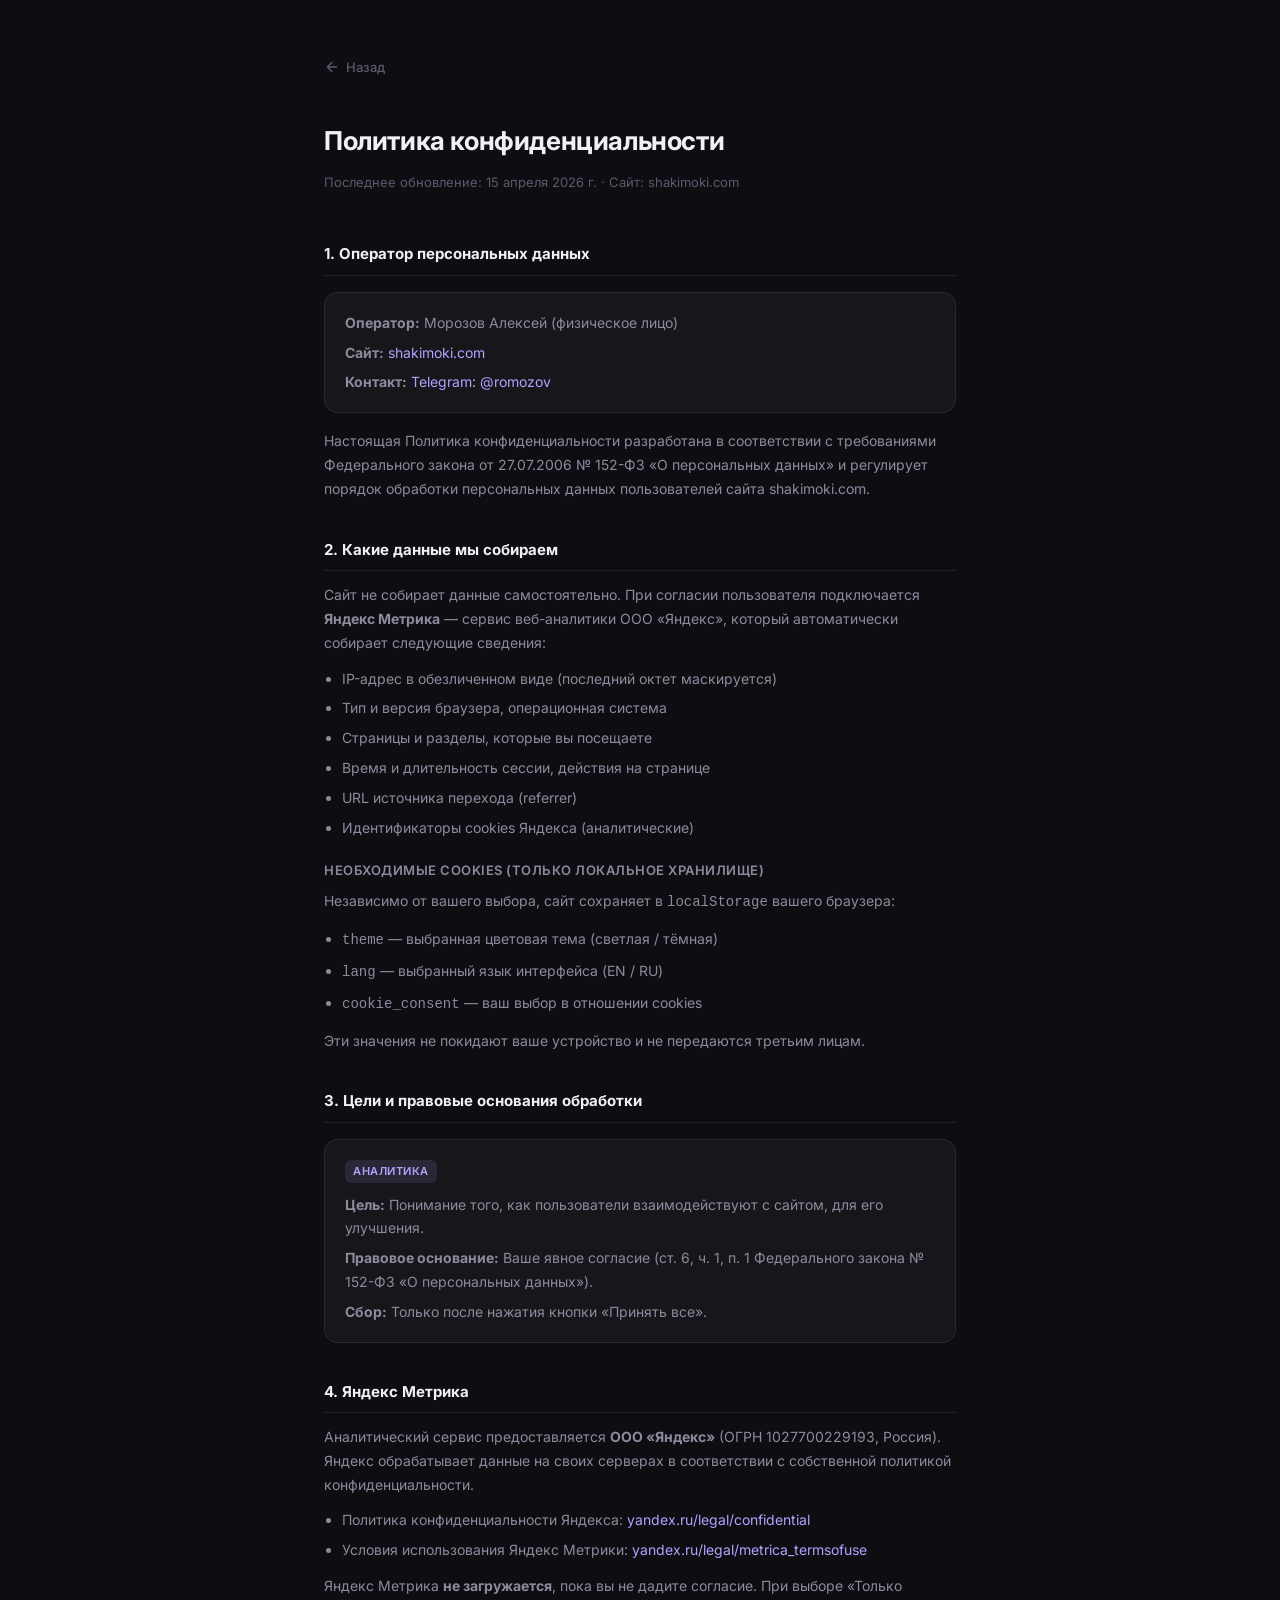
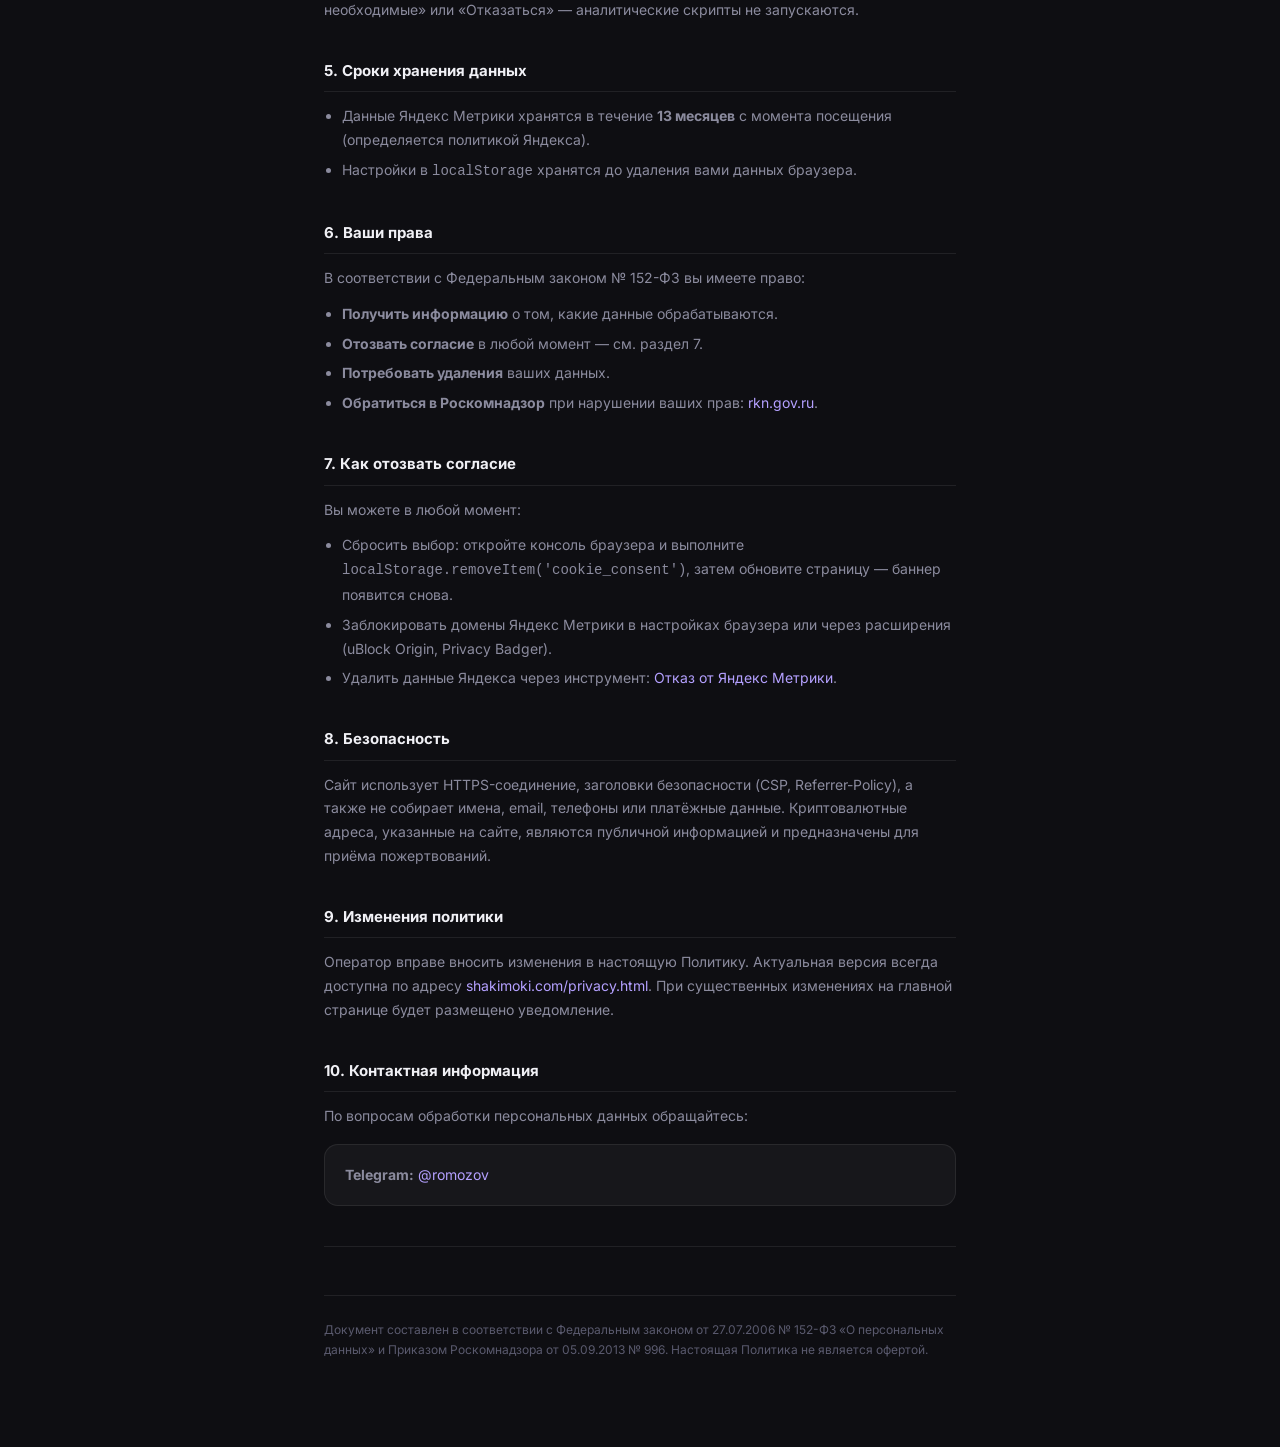
<file: privacy.html>
<!DOCTYPE html>
<html lang="ru" data-theme="dark">
<head>
    <meta charset="UTF-8">
    <meta name="viewport" content="width=device-width, initial-scale=1.0">
    <meta name="robots" content="noindex">
    <title>Политика конфиденциальности — Alexei Morozov</title>
    <link rel="icon" type="image/svg+xml" href="data:image/svg+xml,<svg xmlns='http://www.w3.org/2000/svg' viewBox='0 0 32 32'><rect width='32' height='32' rx='8' fill='%230e0e12'/><text x='16' y='22' text-anchor='middle' font-family='Inter,system-ui,sans-serif' font-size='14' font-weight='700' fill='%23b4a0ff'>AM</text></svg>">
    <link rel="preconnect" href="https://fonts.googleapis.com">
    <link href="https://fonts.googleapis.com/css2?family=Inter:wght@400;500;600;700&display=swap" rel="stylesheet">
    <style>
        :root {
            --bg: #0e0e12;
            --bg-secondary: #16161c;
            --bg-card: rgba(255,255,255,0.04);
            --border: rgba(255,255,255,0.08);
            --border-hover: rgba(255,255,255,0.14);
            --text-primary: #f0f0f5;
            --text-secondary: #8b8b9e;
            --text-muted: #5a5a6e;
            --accent: #b4a0ff;
        }
        [data-theme="light"] {
            --bg: #f5f5f7;
            --bg-secondary: #e7eaf2;
            --bg-card: rgba(252,253,255,0.86);
            --border: rgba(15,23,42,0.1);
            --border-hover: rgba(15,23,42,0.18);
            --text-primary: #1a1a2e;
            --text-secondary: #565a72;
            --text-muted: #757b94;
            --accent: #7c5cfc;
        }
        * { margin: 0; padding: 0; box-sizing: border-box; }
        body {
            font-family: 'Inter', -apple-system, BlinkMacSystemFont, sans-serif;
            background: var(--bg);
            color: var(--text-primary);
            min-height: 100vh;
            line-height: 1.7;
        }
        .page {
            max-width: 680px;
            margin: 0 auto;
            padding: 56px 24px 80px;
        }
        .back-link {
            display: inline-flex;
            align-items: center;
            gap: 6px;
            color: var(--text-muted);
            text-decoration: none;
            font-size: 13px;
            font-weight: 500;
            margin-bottom: 40px;
            transition: color .2s;
        }
        .back-link:hover { color: var(--accent); }
        .back-link svg { width: 16px; height: 16px; }

        h1 {
            font-size: 26px;
            font-weight: 700;
            color: var(--text-primary);
            margin-bottom: 8px;
            letter-spacing: -.4px;
        }
        .meta {
            font-size: 13px;
            color: var(--text-muted);
            margin-bottom: 48px;
        }
        h2 {
            font-size: 15px;
            font-weight: 700;
            color: var(--text-primary);
            margin: 36px 0 12px;
            padding-bottom: 8px;
            border-bottom: 1px solid var(--border);
        }
        h3 {
            font-size: 13px;
            font-weight: 600;
            color: var(--text-secondary);
            margin: 20px 0 8px;
            text-transform: uppercase;
            letter-spacing: .5px;
        }
        p {
            font-size: 14px;
            color: var(--text-secondary);
            margin-bottom: 12px;
        }
        ul {
            margin: 8px 0 12px 18px;
        }
        ul li {
            font-size: 14px;
            color: var(--text-secondary);
            margin-bottom: 6px;
        }
        a {
            color: var(--accent);
            text-decoration: none;
            border-bottom: 1px solid transparent;
            transition: border-color .2s;
        }
        a:hover { border-color: var(--accent); }

        .info-card {
            background: var(--bg-card);
            border: 1px solid var(--border);
            border-radius: 14px;
            padding: 18px 20px;
            margin: 16px 0;
        }
        .info-card p { margin: 0; }
        .info-card p + p { margin-top: 6px; }

        .tag {
            display: inline-block;
            font-size: 11px;
            font-weight: 600;
            padding: 2px 8px;
            border-radius: 6px;
            background: rgba(180,160,255,.12);
            color: var(--accent);
            text-transform: uppercase;
            letter-spacing: .5px;
            margin-bottom: 4px;
        }
        .divider {
            border: none;
            border-top: 1px solid var(--border);
            margin: 40px 0;
        }
        .footer-note {
            font-size: 12px;
            color: var(--text-muted);
            margin-top: 48px;
            padding-top: 24px;
            border-top: 1px solid var(--border);
        }
    </style>
    <script>
        const saved = localStorage.getItem('theme');
        if (saved) document.documentElement.setAttribute('data-theme', saved);
    </script>
</head>
<body>
<div class="page">

    <a href="/" class="back-link">
        <svg viewBox="0 0 24 24" fill="none" stroke="currentColor" stroke-width="2" stroke-linecap="round" stroke-linejoin="round">
            <path d="M19 12H5M12 5l-7 7 7 7"/>
        </svg>
        Назад
    </a>

    <h1>Политика конфиденциальности</h1>
    <p class="meta">Последнее обновление: 15 апреля 2026 г. · Сайт: shakimoki.com</p>

    <!-- 1. ОПЕРАТОР -->
    <h2>1. Оператор персональных данных</h2>
    <div class="info-card">
        <p><strong>Оператор:</strong> Морозов Алексей (физическое лицо)</p>
        <p><strong>Сайт:</strong> <a href="https://shakimoki.com">shakimoki.com</a></p>
        <p><strong>Контакт:</strong> <a href="https://t.me/romozov" target="_blank" rel="noopener noreferrer">Telegram: @romozov</a></p>
    </div>
    <p>
        Настоящая Политика конфиденциальности разработана в соответствии с требованиями
        Федерального закона от 27.07.2006 № 152-ФЗ «О персональных данных» и регулирует
        порядок обработки персональных данных пользователей сайта shakimoki.com.
    </p>

    <!-- 2. ДАННЫЕ -->
    <h2>2. Какие данные мы собираем</h2>
    <p>Сайт не собирает данные самостоятельно. При согласии пользователя подключается
        <strong>Яндекс Метрика</strong> — сервис веб-аналитики ООО «Яндекс», который
        автоматически собирает следующие сведения:</p>
    <ul>
        <li>IP-адрес в обезличенном виде (последний октет маскируется)</li>
        <li>Тип и версия браузера, операционная система</li>
        <li>Страницы и разделы, которые вы посещаете</li>
        <li>Время и длительность сессии, действия на странице</li>
        <li>URL источника перехода (referrer)</li>
        <li>Идентификаторы cookies Яндекса (аналитические)</li>
    </ul>

    <h3>Необходимые cookies (только локальное хранилище)</h3>
    <p>Независимо от вашего выбора, сайт сохраняет в <code>localStorage</code> вашего
        браузера:</p>
    <ul>
        <li><code>theme</code> — выбранная цветовая тема (светлая / тёмная)</li>
        <li><code>lang</code> — выбранный язык интерфейса (EN / RU)</li>
        <li><code>cookie_consent</code> — ваш выбор в отношении cookies</li>
    </ul>
    <p>Эти значения не покидают ваше устройство и не передаются третьим лицам.</p>

    <!-- 3. ЦЕЛИ -->
    <h2>3. Цели и правовые основания обработки</h2>
    <div class="info-card">
        <p><span class="tag">Аналитика</span></p>
        <p><strong>Цель:</strong> Понимание того, как пользователи взаимодействуют с сайтом,
            для его улучшения.</p>
        <p><strong>Правовое основание:</strong> Ваше явное согласие (ст. 6, ч. 1, п. 1
            Федерального закона № 152-ФЗ «О персональных данных»).</p>
        <p><strong>Сбор:</strong> Только после нажатия кнопки «Принять все».</p>
    </div>

    <!-- 4. ЯНДЕКС МЕТРИКА -->
    <h2>4. Яндекс Метрика</h2>
    <p>Аналитический сервис предоставляется <strong>ООО «Яндекс»</strong>
        (ОГРН 1027700229193, Россия). Яндекс обрабатывает данные на своих серверах
        в соответствии с собственной политикой конфиденциальности.</p>
    <ul>
        <li>Политика конфиденциальности Яндекса:
            <a href="https://yandex.ru/legal/confidential/" target="_blank" rel="noopener noreferrer">yandex.ru/legal/confidential</a></li>
        <li>Условия использования Яндекс Метрики:
            <a href="https://yandex.ru/legal/metrica_termsofuse/" target="_blank" rel="noopener noreferrer">yandex.ru/legal/metrica_termsofuse</a></li>
    </ul>
    <p>Яндекс Метрика <strong>не загружается</strong>, пока вы не дадите согласие.
        При выборе «Только необходимые» или «Отказаться» — аналитические скрипты
        не запускаются.</p>

    <!-- 5. СРОКИ -->
    <h2>5. Сроки хранения данных</h2>
    <ul>
        <li>Данные Яндекс Метрики хранятся в течение <strong>13 месяцев</strong> с момента
            посещения (определяется политикой Яндекса).</li>
        <li>Настройки в <code>localStorage</code> хранятся до удаления вами данных браузера.</li>
    </ul>

    <!-- 6. ПРАВА -->
    <h2>6. Ваши права</h2>
    <p>В соответствии с Федеральным законом № 152-ФЗ вы имеете право:</p>
    <ul>
        <li><strong>Получить информацию</strong> о том, какие данные обрабатываются.</li>
        <li><strong>Отозвать согласие</strong> в любой момент — см. раздел 7.</li>
        <li><strong>Потребовать удаления</strong> ваших данных.</li>
        <li><strong>Обратиться в Роскомнадзор</strong> при нарушении ваших прав:
            <a href="https://rkn.gov.ru" target="_blank" rel="noopener noreferrer">rkn.gov.ru</a>.</li>
    </ul>

    <!-- 7. ОТЗЫВ СОГЛАСИЯ -->
    <h2>7. Как отозвать согласие</h2>
    <p>Вы можете в любой момент:</p>
    <ul>
        <li>Сбросить выбор: откройте консоль браузера и выполните
            <code>localStorage.removeItem('cookie_consent')</code>, затем обновите страницу —
            баннер появится снова.</li>
        <li>Заблокировать домены Яндекс Метрики в настройках браузера или через расширения
            (uBlock Origin, Privacy Badger).</li>
        <li>Удалить данные Яндекса через инструмент:
            <a href="https://yandex.ru/support/metrica/general/opt-out.html" target="_blank" rel="noopener noreferrer">Отказ от Яндекс Метрики</a>.</li>
    </ul>

    <!-- 8. БЕЗОПАСНОСТЬ -->
    <h2>8. Безопасность</h2>
    <p>Сайт использует HTTPS-соединение, заголовки безопасности (CSP, Referrer-Policy),
        а также не собирает имена, email, телефоны или платёжные данные.
        Криптовалютные адреса, указанные на сайте, являются публичной информацией
        и предназначены для приёма пожертвований.</p>

    <!-- 9. ИЗМЕНЕНИЯ -->
    <h2>9. Изменения политики</h2>
    <p>Оператор вправе вносить изменения в настоящую Политику. Актуальная версия всегда
        доступна по адресу
        <a href="https://shakimoki.com/privacy.html">shakimoki.com/privacy.html</a>.
        При существенных изменениях на главной странице будет размещено уведомление.</p>

    <!-- 10. КОНТАКТ -->
    <h2>10. Контактная информация</h2>
    <p>По вопросам обработки персональных данных обращайтесь:</p>
    <div class="info-card">
        <p><strong>Telegram:</strong> <a href="https://t.me/romozov" target="_blank" rel="noopener noreferrer">@romozov</a></p>
    </div>

    <hr class="divider">

    <p class="footer-note">
        Документ составлен в соответствии с Федеральным законом от 27.07.2006 № 152-ФЗ
        «О персональных данных» и Приказом Роскомнадзора от 05.09.2013 № 996.
        Настоящая Политика не является офертой.
    </p>

</div>
</body>
</html>
</file>
